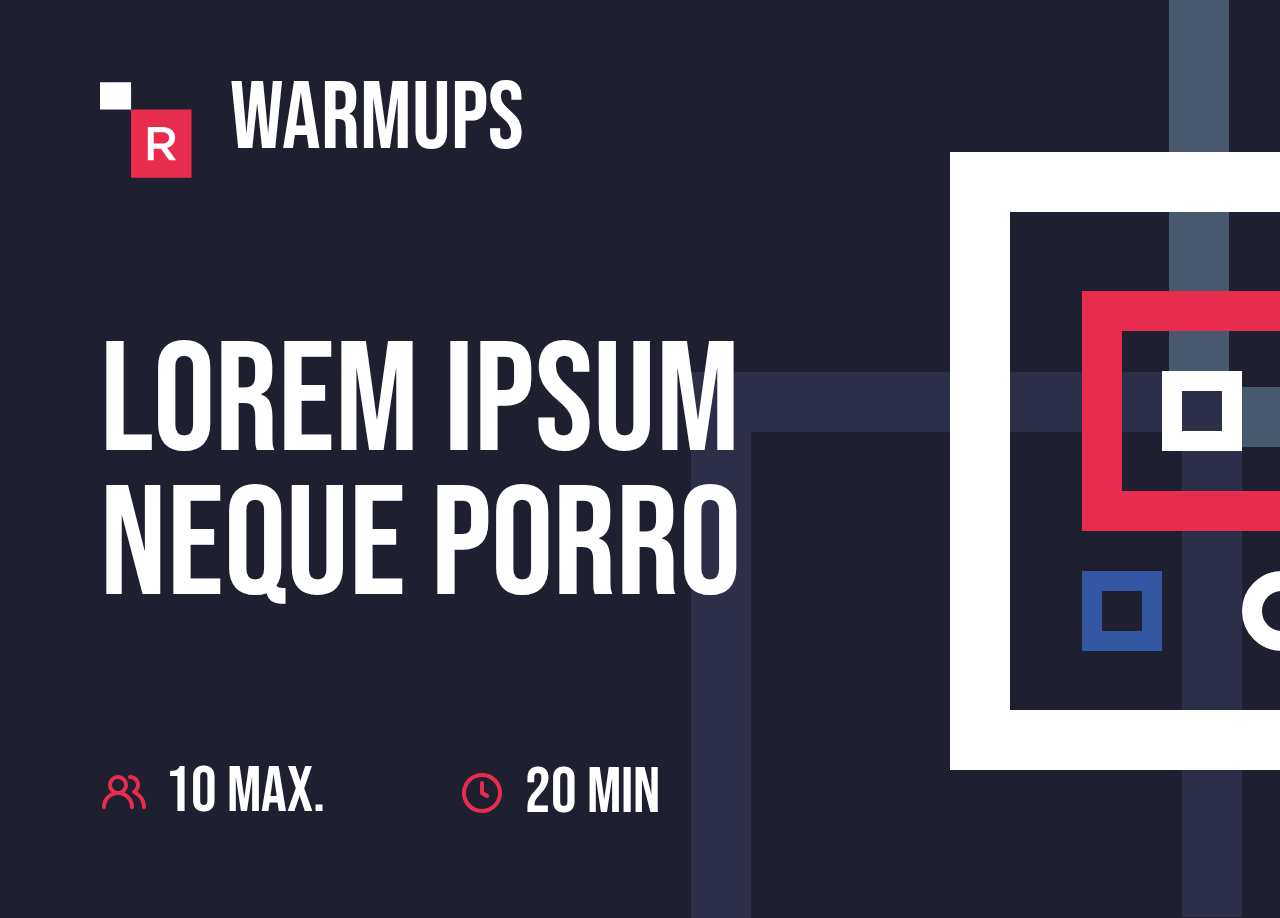
<file: Assignment1-Day3/index.html>
<!DOCTYPE html>
<html lang="en">
  <head>
    <meta charset="UTF-8" />
    <meta name="viewport" content="width= , initial-scale=1.0" />
    <title>Assignment1-Day3</title>
    <link rel="preconnect" href="https://fonts.googleapis.com" />
    <link rel="preconnect" href="https://fonts.gstatic.com" crossorigin />
    <link
      href="https://fonts.googleapis.com/css2?family=Bebas+Neue&display=swap"
      rel="stylesheet"
    />
    <link rel="stylesheet" href="style.css" />
  </head>
  <body>
    <section>
      <div id="left">
        <div id="top">
          <img src="assets/logo.svg" alt="logo" />
          <h1>WARMUPS</h1>
        </div>
        <div id="mid">
          <h2>LOREM IPSUM NEQUE PORRO</h2>
        </div>
        <div id="bottom">
          <div class="one">
            <img
              style="width: 48px; height: 48px"
              src="assets/u_users-alt.svg"
              alt="users"
            />
            <p>10 MAX.</p>
          </div>
          <div class="two">
            <img
              style="width: 48px; height: 48px"
              src="assets/u_clock.svg"
              alt="clock"
            />
            <p>20 MIN</p>
          </div>
        </div>
      </div>
      <div id="right">
        <div class="white-box"></div>
        <div class="red-box"></div>
        <div class="little-white-box"></div>
        <div class="blue-box"></div>
        <div class="white-circle"></div>
      </div>
      <div class="up-1"></div>
      <div class="up-2"></div>
      <div class="down-1"></div>
      <div class="down-2"></div>
      <div class="down-3"></div>
    </section>
  </body>
</html>
</file>
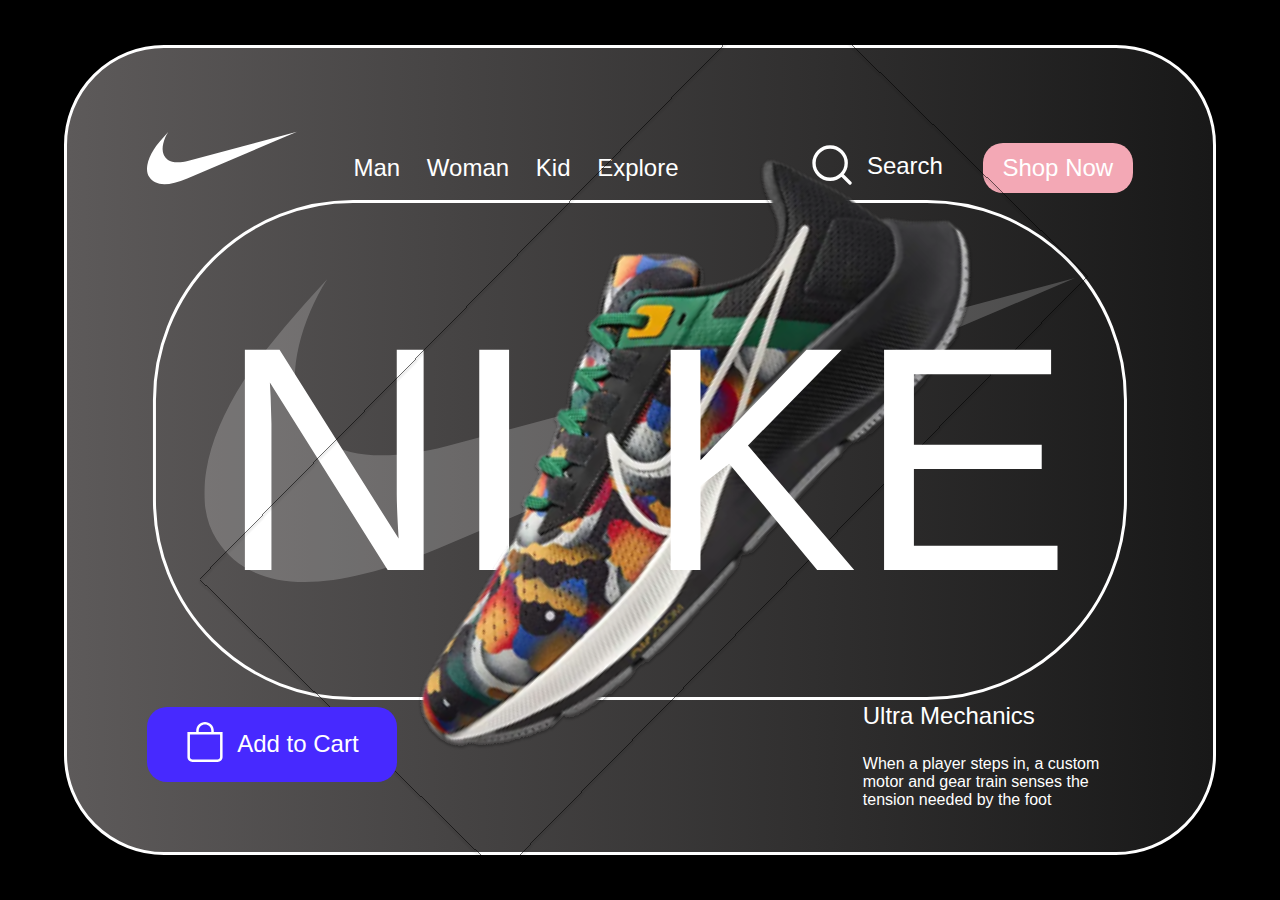
<file: Assignment2-Day3/index.html>
<!DOCTYPE html>
<html lang="en">
  <head>
    <meta charset="UTF-8" />
    <meta name="viewport" content="width=device-width, initial-scale=1.0" />
    <title>Assignment2-Day3</title>
    <style>
      * {
        margin: 0;
        padding: 0;
        box-sizing: border-box;
      }

      html,
      body {
        background-color: black;
        height: 100%;
        overflow: hidden;
        font-family: Arial, Helvetica, sans-serif;
      }

      #section1 {
        position: relative;
        top: 5%;
        width: 90%;
        height: 90%;
        border: 3px solid white;
        border-radius: 100px;
        margin: auto;
        background: linear-gradient(90deg, rgb(93, 90, 90), rgb(24, 24, 24));
      }

      #section1 > .nav-bar {
        position: absolute;
        top: 20px;
        width: 100%;
        height: 200px;
        font-size: 1.5em;
        color: white;
      }

      #section1 > .nav-bar > .logo {
        position: absolute;
        top: 20%;
        left: 7%;
      }

      #section1 > .nav-bar > .nav {
        position: absolute;
        left: 25%;
        top: 50%;
        transform: translateY(-50%);
      }

      #section1 > .nav-bar > .nav > span {
        margin-right: 20px;
      }

      #section1 > .nav-bar > .search {
        position: absolute;
        left: 65%;
        top: 50%;
        transform: translateY(-50%);
      }

      #section1 > .nav-bar > .search > span {
        position: absolute;
        top: 15%;
        margin-left: 15px;
      }

      #section1 > .nav-bar > .shop {
        position: absolute;
        right: 7%;
        top: 50%;
        transform: translateY(-50%);
        width: 150px;
        height: 50px;
        background-color: rgb(243, 168, 181);
        border-radius: 20px;
      }

      #section1 > .nav-bar > .shop > span {
        position: absolute;
        text-align: center;
        width: 150px;
        left: 50%;
        top: 50%;
        transform: translate(-50%, -50%);
      }
      #section1 > .mid {
        position: absolute;
        left: 50%;
        top: 50%;
        transform: translate(-50%, -50%);
        border: 3px solid white;
        border-radius: 200px;
        width: 85%;
        height: 500px;
      }

      #section1 > .mid > .logo-mid {
        position: absolute;
        left: 50%;
        top: 50%;
        transform: translate(-50%, -50%);
        width: 90%;
        height: 500px;
      }

      #section1 > .mid > .logo-mid > img {
        position: absolute;
        padding-top: 10px;
      }

      #section1 > .mid > .logo-mid > span {
        position: absolute;
        text-align: center;
        top: 30%;
        transform: translateY(-30%);
        width: 100%;
        height: 50%;
        color: white;
        font-size: 20em;
      }

      #section1 > .mid > .logo-mid > .NI {
        position: absolute;
        right: 30%;
        z-index: 1;
      }

      #section1 > .mid > .logo-mid > .KE {
        position: absolute;
        left: 25%;
        z-index: 3;
      }

      #section1 > .mid > .logo-mid > .shoes {
        position: absolute;
        width: 100%;
        height: 100%;
        z-index: 2;
      }

      #section1 > .footer {
        position: absolute;
        bottom: 20px;
        color: white;
        width: 100%;
        height: 200px;
      }

      #section1 > .footer > .cart {
        background-color: #4729ff;
        position: absolute;
        top: 60%;
        left: 7%;
        transform: translateY(-60%);
        width: 250px;
        height: 75px;
        border-radius: 20px;
      }

      #section1 > .footer > .cart > img {
        position: absolute;
        top: 20%;
        left: 15%;
      }

      #section1 > .footer > .cart > span {
        position: absolute;
        top: 30%;
        left: 90%;
        transform: translateX(-90%);
        width: 150px;
      }

      #section1 > .footer > .info {
        position: absolute;
        right: 7%;
        top: 90%;
        transform: translateY(-90%);
        width: 270px;
        height: 150px;
      }
    </style>
  </head>
  <body>
    <!-- section 1 -->
    <section id="section1">
      <div class="nav-bar">
        <div class="logo">
          <img
            style="width: 150px; height: 100px"
            src="assets/nike-logo.svg"
            alt="nike-logo"
          />
        </div>
        <div class="nav">
          <span>Man</span>
          <span>Woman</span>
          <span>Kid</span>
          <span>Explore</span>
        </div>
        <div class="search">
          <img
            style="width: 40px; height: 40px"
            src="assets/search-logo.svg"
            alt="search"
          />
          <span>Search</span>
        </div>
        <div class="shop">
          <span>Shop Now</span>
        </div>
      </div>
      <div class="mid">
        <div class="logo-mid">
          <img
            style="width: 100%; height: 90%"
            src="assets/nike-logo-big.svg"
            alt="nike-logo-big"
          />
          <span class="NI">NI</span>
          <span class="KE">KE</span>
          <div class="shoes">
            <img
              style="
                position: absolute;
                right: 65%;
                bottom: 45%;
                transform: translate(65%, 45%);
                height: 900px;
              "
              src="assets/shoes.svg"
              alt="shoes"
            />
          </div>
        </div>
      </div>
      <div class="footer">
        <div class="cart">
          <img
            style="width: 40px; height: 40px"
            src="assets/cart.svg"
            alt="cart"
          />
          <span style="padding-left: px; font-size: 1.5em">Add to Cart</span>
        </div>
        <div class="info">
          <p style="font-size: 1.5em; padding-top: 25px">Ultra Mechanics</p>
          <p style="font-size: 1em; margin-top: 25px">
            When a player steps in, a custom motor and gear train senses the
            tension needed by the foot
          </p>
        </div>
      </div>
    </section>
  </body>
</html>
</file>
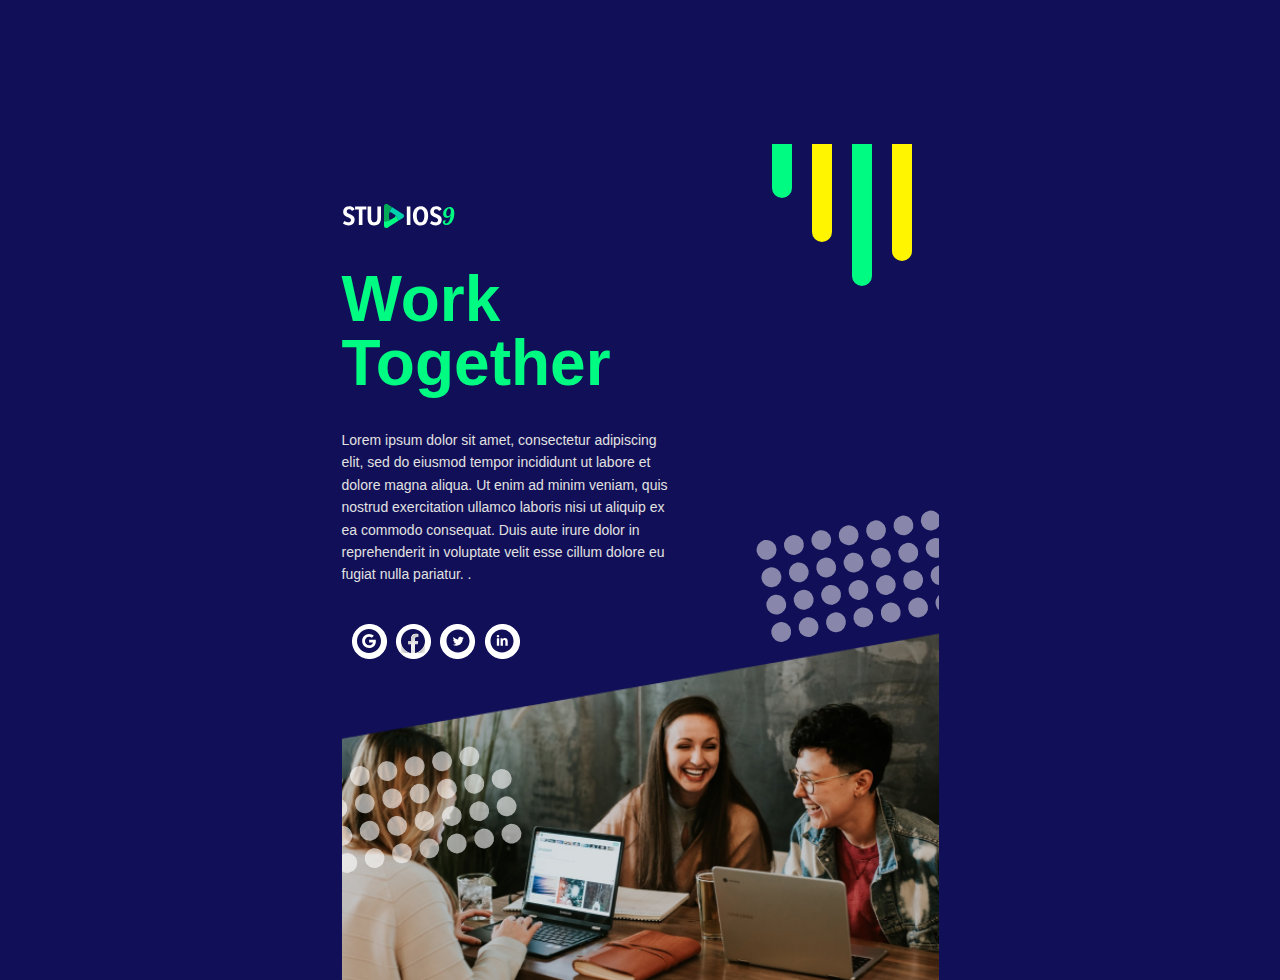
<file: Assignment3-Day3/index.html>
<!DOCTYPE html>
<html lang="en">
  <head>
    <meta charset="UTF-8" />
    <meta name="viewport" content="width=device-width, initial-scale=1.0" />
    <title>Assignment3-Day3</title>
    <style>
      * {
        margin: 0;
        padding: 0;
        box-sizing: border-box;
      }

      body {
        background-color: #110f57;
        font-family: Arial, Helvetica, sans-serif;
        margin-top: 200px;
      }

      section {
        position: relative;
        max-width: 597px;
        margin: auto;
      }

      section#section1 > #text {
        margin-top: 40px;
      }

      section#section1 > #text > img {
        width: 113px;
        height: 33px;
      }

      section#section1 > #social-media {
        position: absolute;
        left: 10px;
      }

      section#section1 > #social-media > a {
        position: absolute;
        padding-left: 5.5px;
        padding-top: 5px;
      }

      section#section1 > #social-media > img {
        margin-right: 5px;
      }

      section#section1 > #line {
        position: absolute;
        bottom: 300px;
        left: 430px;
        width: 150px;
        height: 150px;
      }

      section#section1 > #line > img.line-1 {
        position: absolute;
      }

      section#section1 > #line > img.line-2 {
        position: absolute;
        left: 40px;
      }

      section#section1 > #line > img.line-3 {
        position: absolute;
        left: 80px;
      }

      section#section1 > #line > img.line-4 {
        position: absolute;
        left: 120px;
      }

      section#circle > div > img {
        z-index: 2;
      }

      section#circle > div > .one {
        position: absolute;
        top: 120px;
      }

      section#circle > div > .two {
        position: absolute;
        right: 0px;
        top: -115px;
      }

      section#footer > div {
        position: absolute;
        height: 356px;
        width: 597px;
        background-image: url(assets/people-picture.png);
        background-size: cover;
        background-position: center;
      }
    </style>
  </head>
  <body>
    <section id="section1">
      <div id="text">
        <img style="margin-bottom: 30px" src="assets/studios9.svg" alt="logo" />
        <h1
          style="
            margin-bottom: 30px;
            color: #00fb82;
            text-align: left;
            width: 413px;
            height: 132px;
            font-size: 64px;
            font-weight: 800;
            line-height: 1;
          "
        >
          Work Together
        </h1>
        <p
          style="
            margin-bottom: 30px;
            color: #e2e2e2;
            text-align: left;
            width: 329px;
            height: 165px;
            font-size: 14px;
            line-height: 1.6em;
          "
        >
          Lorem ipsum dolor sit amet, consectetur adipiscing elit, sed do
          eiusmod tempor incididunt ut labore et dolore magna aliqua. Ut enim ad
          minim veniam, quis nostrud exercitation ullamco laboris nisi ut
          aliquip ex ea commodo consequat. Duis aute irure dolor in
          reprehenderit in voluptate velit esse cillum dolore eu fugiat nulla
          pariatur. .
        </p>
      </div>
      <div id="social-media">
        <a href="#">
          <img src="assets/akar-icons_google-contained-fill.svg" alt="google" />
        </a>
        <img src="assets/circle-socialmedia.png" alt="circle" />
        <a href="#">
          <img src="assets/akar-icons_facebook-fill.svg" alt="google" />
        </a>
        <img src="assets/circle-socialmedia.png" alt="circle" />
        <a href="#">
          <img
            src="assets/entypo-social_twitter-with-circle.svg"
            alt="google"
          />
        </a>
        <img src="assets/circle-socialmedia.png" alt="circle" />
        <a href="#">
          <img
            src="assets/entypo-social_linkedin-with-circle.svg"
            alt="google"
          />
        </a>
        <img src="assets/circle-socialmedia.png" alt="circle" />
      </div>
      <div id="line">
        <img class="line-1" src="assets/Line 1.svg" alt="line1" />
        <img class="line-2" src="assets/Line 2.svg" alt="line2" />
        <img class="line-3" src="assets/Line 3.svg" alt="line3" />
        <img class="line-4" src="assets/Line 4.svg" alt="line4" />
      </div>
    </section>
    <section id="circle">
      <div>
        <img class="one" src="assets/Group 1.svg" alt="circle" />
        <img class="two" src="assets/Group 2.svg" alt="circle" />
      </div>
    </section>
    <section id="footer">
      <div></div>
    </section>
  </body>
</html>
</file>
<file: Assignment1-Day3/style.css>
* {
    margin: 0;
    padding: 0;
    box-sizing: border-box;
}

body {
    height: 100vh;
    width: 100vw;
    display: flex;
    flex-direction: row;
    justify-content: center;
    align-items: center;
    background-color: #A1A1A1;
}

section  {
    position: relative;
    width: 1611px;
    height: 936px;
    background-color: #1E1F2F;
    font-family: "Bebas Neue", sans-serif;
    color: white;
}

section > div#left  {
    position: absolute;
    width: 800px;
    height: 750px;
    margin: 100px 30px 100px 100px;
    z-index: 1;
}

section > div#left > div#top {
    width: 470px;
    height: 96px;
}

section > div#left > div#top > img {
    width: 91.54px;
    height: 96px;
}

section > div#left > div#top > h1 {
    position: absolute;
    top: -20px;
    left: 130px;
    width: 331px;
    height: 96px;
    font-size: 96px;
    font-weight: 500;
}

section > div#left > div#mid > h2 {
    position: absolute;
    top: 250px;
    width: 800px;
    height: 280px;
    font-size: 156px;
    font-weight: 100;
    line-height: 9rem;
}

section > div#left > div#bottom {
    position: absolute;
    bottom: 0px;
    width: 624px;
    height: 64px;
}

section > div#left > div#bottom > div.one {
    position: absolute;
    width: 264px;
    height: 48px;
}

section > div#left > div#bottom > div.two {
    position: absolute;
    left: 360px;
    bottom: 15px;
    width: 264px;
    height: 48px;
}

section > div#left > div#bottom > div > p {
    position: absolute;
    left: 65px;
    top: -15px;
    width: 196px;
    height: 70px;
    font-size: 64px;
    font-weight: 500;
}

section > div#right {
    position: absolute;
    margin: 170px 100px 10px 950px;
    width: 507px;
    height: 618px;
    z-index: 1;
}

section > div#right > div.white-box {
    position: absolute;
    width: 507px;
    height: 618px;
    border: 60px solid white;
}

section > div#right > div.red-box {
    position: absolute;
    top: 139px;
    left: 132px;
    width: 240px;
    height: 240px;
    border: 40px solid #E82C4F;
}

section > div#right > div.little-white-box {
    position: absolute;
    top: 219px;
    left: 212px;
    width: 80px;
    height: 80px;
    border: 20px solid white;
}

section > div#right > div.blue-box {
    position: absolute;
    top: 419px;
    left: 132px;
    width: 80px;
    height: 80px;
    border: 20px solid #3256a1;
}

section > div#right > div.white-circle {
    position: absolute;
    top: 419px;
    left: 292px;
    width: 80px;
    height: 80px;
    border: 20px solid #ffffff;
    border-radius: 50%;
}

section > div.up-1 {
    position: absolute;
    left: 1169px;
    width: 60px;
    height: 465px;
    background-color:  #48596D;
}

section > div.up-2 {
    position: absolute;
    top: 405px;
    left: 1169px;
    width: 442px;
    height: 60px;
    background-color:  #48596D;
}

section > div.down-1 {
    position: absolute;
    top: 395px;
    left: 691px;
    width: 60px;
    height: 541px;
    background-color:  #2D2F48;
}

section > div.down-2 {
    position: absolute;
    top: 390px;
    left: 691px;
    width: 478px;
    height: 60px;
    background-color:  #2D2F48;
}

section > div.down-3 {
    position: absolute;
    top: 395px;
    left: 1182px;
    width: 60px;
    height: 540px;
    background-color:  #2D2F48;
}
</file>
